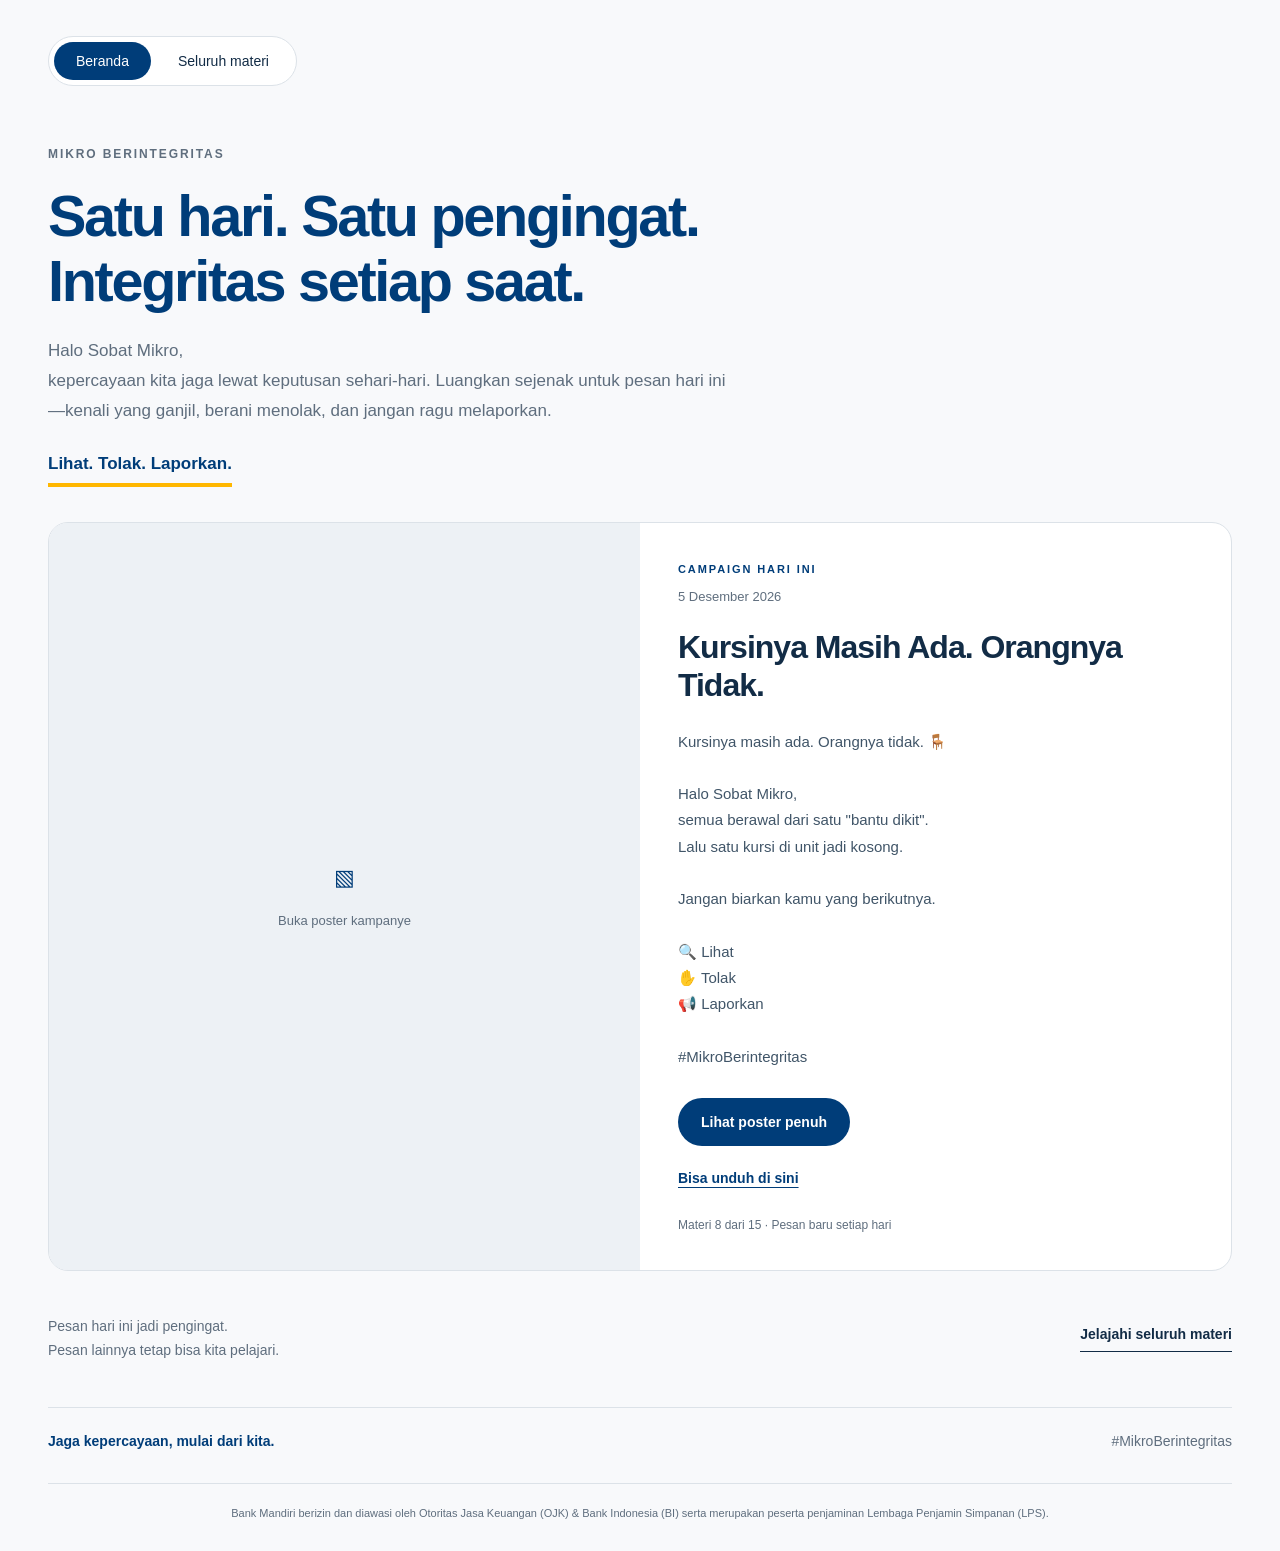
<file: index.html>
<!doctype html>
<html lang="id"><head><meta charset="utf-8"><meta name="viewport" content="width=device-width,initial-scale=1"><title>Beranda — Mikro Berintegritas</title><meta name="description" content="Koleksi materi kampanye Mikro Berintegritas."><meta name="theme-color" content="#003D79"><link rel="icon" href="data:image/svg+xml,%3Csvg xmlns='http://www.w3.org/2000/svg' viewBox='0 0 40 40'%3E%3Crect width='40' height='40' rx='10' fill='%23003D79'/%3E%3Cpath d='m10 21 7 7 14-17' fill='none' stroke='%23FFB700' stroke-width='5'/%3E%3C/svg%3E"><link rel="stylesheet" href="styles.css"><link rel="stylesheet" href="catalog.css"><script defer src="content.js"></script><script defer src="settings.js"></script><script defer src="rotation.js"></script><script defer src="app.js"></script></head>
<body data-page="home"><a class="skip" href="#main">Lewati ke konten</a><main id="main" class="wrap catalog home"><nav class="page-tabs" aria-label="Halaman"><a href="index.html" aria-current="page">Beranda</a><a href="katalog.html" >Seluruh materi</a></nav>
<section class="welcome" aria-labelledby="welcome-title"><p class="eyebrow">MIKRO BERINTEGRITAS</p><h1 id="welcome-title">Satu hari. Satu pengingat.<br><span>Integritas setiap saat.</span></h1><p>Halo Sobat Mikro,<br>kepercayaan kita jaga lewat keputusan sehari-hari. Luangkan sejenak untuk pesan hari ini—kenali yang ganjil, berani menolak, dan jangan ragu melaporkan.</p><p class="welcome-cta">Lihat. Tolak. Laporkan.</p></section>
<section id="daily" class="daily" aria-label="Campaign hari ini"></section>
<div class="home-bottom"><p>Pesan hari ini jadi pengingat.<br>Pesan lainnya tetap bisa kita pelajari.</p><a class="text-link" href="katalog.html">Jelajahi seluruh materi</a></div>
<p class="signature">Jaga kepercayaan, mulai dari kita. <span>#MikroBerintegritas</span></p><noscript>Aktifkan JavaScript untuk melihat campaign hari ini.</noscript></main><footer class="wrap legal-footer">Bank Mandiri berizin dan diawasi oleh Otoritas Jasa Keuangan (OJK) &amp; Bank Indonesia (BI) serta merupakan peserta penjaminan Lembaga Penjamin Simpanan (LPS).</footer><dialog id="viewer" aria-labelledby="viewer-title"><div class="dialog-top"><span id="viewer-type"></span><button id="close-viewer" aria-label="Tutup materi">✕</button></div><div class="dialog-layout"><div id="viewer-media"></div><div class="dialog-copy"><h2 id="viewer-title"></h2><p id="viewer-caption"></p><a id="material-download" class="download-link" target="_blank" rel="noopener noreferrer">Bisa unduh di sini</a></div></div></dialog></body></html>
</file>
<file: styles.css>
:root{--navy:#003d79;--yellow:#ffb700;--ink:#122c46;--muted:#5f6e7e;--paper:#f8f9fb;--line:#dce2e8}*{box-sizing:border-box}html{scroll-behavior:smooth;scroll-padding-top:100px}body{margin:0;background:var(--paper);color:var(--ink);font-family:Inter,-apple-system,BlinkMacSystemFont,"Segoe UI",sans-serif;-webkit-font-smoothing:antialiased}a{color:inherit;text-decoration:none}button{font:inherit;cursor:pointer}button,a{-webkit-tap-highlight-color:transparent}button:focus-visible,a:focus-visible{outline:3px solid #b47b00;outline-offset:5px}button{color:inherit}button:disabled{cursor:default}img{display:block;max-width:100%}[hidden]{display:none!important}.wrap{width:min(1200px,calc(100% - 96px));margin-inline:auto}.header{min-height:100px;padding:22px 48px;display:flex;align-items:center;justify-content:space-between;border-bottom:1px solid var(--line);background:#fff}.identity{display:flex;align-items:center;gap:13px;font-size:19px;font-weight:650;letter-spacing:-.5px}.identity small{display:block;font-size:9px;letter-spacing:1.6px;margin-top:4px;color:var(--muted)}.identity-mark{font-size:44px;font-weight:750;color:var(--navy);line-height:1}.identity-mark span{color:var(--yellow)}nav{display:flex;gap:34px;align-items:center;font-size:14px}nav a:hover{color:var(--navy);text-decoration:underline;text-underline-offset:6px}.nav-action{border:1px solid var(--line);padding:12px 19px;border-radius:30px}.hero{padding-block:64px 49px}.eyebrow{display:flex;align-items:center;gap:10px;font-size:11px;letter-spacing:1.9px;font-weight:700;line-height:1.6}.hero .eyebrow span{width:7px;height:7px;background:var(--yellow);border-radius:50%}h1{font-size:clamp(48px,6.4vw,82px);line-height:1.05;letter-spacing:-4px;font-weight:600;margin:25px 0 23px;color:var(--navy)}h1 span{position:relative;z-index:0}h1 span:after{content:"";position:absolute;z-index:-1;background:var(--yellow);height:9px;left:0;right:0;bottom:5px}.hero-bottom{display:flex;align-items:end;justify-content:space-between}.hero p{font-size:17px;line-height:1.6;margin:0;color:var(--muted)}.text-link{font-size:14px;font-weight:650;border-bottom:1px solid var(--ink);padding-bottom:9px;display:inline-flex;gap:40px;align-items:center}.featured{display:grid;grid-template-columns:1fr 1fr;background:#eef1f5;border:1px solid #e3e8ed;border-radius:20px;overflow:hidden}.featured-copy{padding:48px;display:flex;align-items:flex-start;flex-direction:column;justify-content:center}.featured .eyebrow{font-size:10px;color:var(--muted);width:100%;margin-bottom:38px}.dash{height:1px;width:30px;background:#a5b3c0}.pill{display:inline-block;border:1px solid #bac9d7;border-radius:30px;padding:6px 12px;color:var(--navy);font-size:12px}.featured h2{font-size:clamp(30px,3.6vw,48px);letter-spacing:-1.9px;line-height:1.12;color:var(--navy);max-width:370px;margin:20px 0}.featured-copy>p{font-size:16px;line-height:1.7;color:var(--muted);max-width:290px;margin:0 0 28px}.button{background:var(--navy);color:white;display:inline-flex;align-items:center;justify-content:center;gap:24px;border:0;border-radius:30px;padding:16px 23px;font-size:14px;font-weight:600}.button:hover{background:#002d59}.featured-note{margin-top:40px;color:var(--muted);font-size:11px;line-height:1.8}.featured-note span{margin-left:8px}.featured-image{position:relative;border:0;padding:24px 38px;background:#eeece7;display:flex;justify-content:center;align-items:center}.featured-image img{width:100%;height:100%;max-height:590px;object-fit:contain;box-shadow:0 15px 35px #122c4610}.image-hint{position:absolute;bottom:35px;background:#ffffffee;padding:11px 17px;border-radius:25px;box-shadow:0 4px 20px #122c4610;font-size:12px;display:flex;gap:20px}.library,.video-section{padding-top:90px;scroll-margin-top:25px}.section-top{display:flex;justify-content:space-between;align-items:end;margin-bottom:30px}.section-top .eyebrow{color:var(--muted)}.section-top h2{font-size:38px;letter-spacing:-1.7px;font-weight:600;margin:10px 0 0}.section-top>p{font-size:14px;color:var(--muted);line-height:1.6;margin:0}.filter-row{display:flex;justify-content:space-between;align-items:center;padding:20px 0;border-top:1px solid var(--line);margin-bottom:9px;gap:16px}.filters{display:flex;gap:8px;flex-wrap:wrap}.filters button{border:1px solid var(--line);border-radius:30px;padding:9px 17px;background:transparent;font-size:13px}.filters button[aria-pressed=true]{background:var(--navy);color:white;border-color:var(--navy)}.count{color:var(--muted);font-size:12px;white-space:nowrap}.gallery{display:grid;grid-template-columns:repeat(3,minmax(0,1fr));gap:25px}.card{background:white;border:1px solid var(--line);border-radius:15px;overflow:hidden;text-align:left;padding:0;transition:transform .2s,box-shadow .2s}.card:hover{transform:translateY(-4px);box-shadow:0 14px 35px #003d7910}.card-art{height:275px;padding:18px;background:#eeece7;position:relative;display:flex;align-items:center;justify-content:center}.card-art img{width:100%;height:100%;object-fit:contain}.play{font-size:32px;color:var(--navy);background:white;border-radius:100%;width:58px;height:58px;display:grid;place-items:center;position:absolute}.card-copy{padding:24px}.card-meta{font-size:10px;letter-spacing:1.2px;color:var(--muted);text-transform:uppercase}.card h3{font-size:21px;letter-spacing:-.6px;line-height:1.3;margin:13px 0 10px}.card p{color:var(--muted);font-size:14px;line-height:1.6;margin:0}.card-bottom{display:flex;justify-content:space-between;align-items:center;margin-top:23px;font-size:12px;font-weight:600;color:var(--navy)}.empty{grid-column:1/-1;display:flex;gap:26px;align-items:center;padding:36px;border:1px solid var(--line);border-radius:16px;background:#fff}.empty-icon{width:65px;height:65px;flex-shrink:0;display:grid;place-items:center;border:1px solid var(--line);border-radius:50%;font-size:24px;color:var(--navy)}.empty h3{margin:0 0 9px;font-size:18px;font-weight:600}.empty p{color:var(--muted);font-size:14px;line-height:1.6;margin:0}.action{margin-top:90px;background:var(--navy);color:white;border-radius:20px;padding:50px 55px}.action .eyebrow{color:#c0d0e1}.action h2{font-size:clamp(45px,6vw,72px);letter-spacing:-3px;line-height:1.08;margin:25px 0 32px;font-weight:550}.action h2 span{color:var(--yellow)}.action-bottom{display:flex;justify-content:space-between;align-items:end;gap:25px}.action p{color:#d2dfed;font-size:15px;line-height:1.7;margin:0}.action-tag{font-size:13px;line-height:1.8;color:#d2dfed}.yellow{background:var(--yellow);color:var(--navy)}.yellow:hover{background:#ffca43}footer{padding-block:35px;display:flex;justify-content:space-between;gap:25px;font-size:11px;color:var(--muted)}footer>span:first-child{font-size:14px;color:var(--navy)}.skip{position:fixed;top:-100px;left:15px;padding:15px;background:#fff;z-index:5}.skip:focus{top:15px}dialog{border:0;border-radius:18px;padding:0;width:min(1080px,94vw);max-height:92dvh;color:var(--ink);background:var(--paper)}dialog::backdrop{background:#061b33c9;backdrop-filter:blur(8px)}.dialog-top{display:flex;justify-content:space-between;align-items:center;padding:15px 22px;border-bottom:1px solid var(--line)}.dialog-top>span{font-size:10px;letter-spacing:2px}.dialog-top button{border:1px solid var(--line);background:white;border-radius:50%;width:40px;height:40px}.dialog-layout{display:grid;grid-template-columns:1.1fr 1fr}.dialog-copy{padding:30px}.dialog-copy h2{font-size:30px;letter-spacing:-1px;line-height:1.2}.dialog-copy>p{white-space:pre-line;font-size:15px;line-height:1.7}.dialog-copy .eyebrow{color:var(--muted)}#viewer-media{background:#e9edf1;display:flex;align-items:center;justify-content:center;padding:20px}#viewer-media img{max-height:75dvh;object-fit:contain}#viewer-media video{width:100%;max-height:75dvh}.media-error{font-size:14px;padding:30px;color:var(--muted)}body.modal-open{overflow:hidden}
@media(min-width:1450px){.header{padding-inline:max(48px,calc((100vw - 1200px)/2))}}@media(max-width:900px){.wrap{width:calc(100% - 48px)}.header{padding:20px 24px}nav{gap:20px}.featured-copy{padding:30px}.featured-image{padding:20px}.featured-note span{display:block;margin-left:0}.gallery{grid-template-columns:repeat(2,minmax(0,1fr))}.action{padding:40px}.featured .eyebrow{margin-bottom:24px}.featured-note{margin-top:25px}}@media(max-width:600px){.wrap{width:calc(100% - 36px)}.header{min-height:80px;padding:17px 18px;gap:15px}.identity{font-size:15px;gap:8px}.identity-mark{font-size:34px}.identity small{font-size:7px;letter-spacing:1px}nav{gap:16px;font-size:12px}.nav-action{display:none}.hero{padding-block:42px 32px}h1{letter-spacing:-2.5px;font-size:54px}.hero p{font-size:15px}.hero-bottom{align-items:start;gap:24px;flex-direction:column}.text-link{font-size:13px}.featured{grid-template-columns:1fr}.featured-copy{padding:30px}.featured h2{font-size:38px;max-width:300px}.featured-image{padding:24px 35px}.featured-image img{max-height:480px}.featured-note{margin-top:22px}.featured-note span{display:inline;margin-left:6px}.library,.video-section{padding-top:55px}.section-top{align-items:start;gap:18px;flex-direction:column}.section-top h2{font-size:31px}.section-top>p br{display:none}.eyebrow{font-size:9px;letter-spacing:1.4px}.gallery{grid-template-columns:1fr}.card-art{height:320px}.empty{padding:25px;gap:17px}.empty-icon{width:44px;height:44px;font-size:19px}.action{margin-top:55px;padding:32px 26px}.action h2{font-size:52px;letter-spacing:-2px}.action-bottom{align-items:start;flex-direction:column}.action p{font-size:14px}footer{flex-direction:column;gap:13px;padding-block:28px}.dialog-layout{grid-template-columns:1fr}.dialog-copy{padding:25px}#viewer-media img{max-height:60dvh}.filter-row{align-items:start}.count{padding-top:10px}}@media(prefers-reduced-motion:reduce){html{scroll-behavior:auto}*{transition:none!important}}
@media(max-width:600px){.section-top>p br:after{content:" "}}
</file>
<file: catalog.css>
.catalog{padding-top:36px;padding-bottom:20px}.toolbar{display:flex;justify-content:space-between;align-items:center;gap:20px;margin-bottom:28px;padding-bottom:24px;border-bottom:1px solid var(--line)}.sr-only{position:absolute;width:1px;height:1px;padding:0;margin:-1px;overflow:hidden;clip:rect(0,0,0,0);white-space:nowrap;border:0}.card{display:flex;flex-direction:column}.card-art{width:100%;height:auto;aspect-ratio:4/5;padding:18px;background:#edf1f5;overflow:hidden}.card-art img{object-fit:contain}.card[data-kind=video] .card-art{aspect-ratio:16/10;background:#e4ebf3}.card-copy{width:100%;flex:1;display:flex;flex-direction:column}.card-copy h2{font-size:21px;line-height:1.3;letter-spacing:-.5px;margin:14px 0}.card-bottom{margin-top:auto;padding-top:18px}.card-meta{display:flex;justify-content:space-between;gap:12px;line-height:1.6}.featured-badge{color:#624800;background:#fff0bf;padding:2px 8px;border-radius:10px;letter-spacing:0;text-transform:none}.tags{font-size:12px!important;overflow-wrap:anywhere;color:var(--navy)!important}.signature{font-size:14px;font-weight:600;color:var(--navy);border-top:1px solid var(--line);margin-top:45px;padding-top:25px;display:flex;justify-content:space-between;gap:15px;flex-wrap:wrap}.signature span{color:var(--muted);font-weight:400}.access-note{font-size:12px!important;line-height:1.6!important;color:var(--muted)}#viewer-media iframe{width:100%;height:70dvh;min-height:350px;border:0;background:#fff}#viewer-media{padding:12px}.preview-fallback{display:flex;flex-direction:column;gap:18px;text-align:center;padding:20px;color:var(--navy);font-size:22px;line-height:1.4}.preview-fallback small{font-size:13px;color:var(--muted)}.play{pointer-events:none}.dialog-copy{overflow-wrap:anywhere}@media(max-width:600px){.catalog{padding-top:22px}.toolbar{align-items:flex-start;gap:14px;flex-wrap:wrap;margin-bottom:20px;padding-bottom:18px}.filters button{padding:10px 14px}.count{padding-top:0}.card-art{aspect-ratio:4/5;height:auto}.dialog-copy h2{font-size:26px}#viewer-media iframe{height:58dvh;min-height:300px}.signature{margin-top:30px}}
.page-tabs{display:flex;width:fit-content;gap:5px;padding:5px;border:1px solid var(--line);border-radius:40px;background:white;margin-bottom:35px;font-size:14px}.page-tabs a{padding:11px 22px;border-radius:30px}.page-tabs a[aria-current=page]{background:var(--navy);color:white}.page-tabs a:hover{text-decoration:none;background:#e5edf5;color:var(--navy)}.page-tabs a[aria-current=page]:hover{background:#002e5b;color:white}.welcome{max-width:850px;padding:12px 0 35px}.welcome .eyebrow{color:var(--muted);font-size:12px}.welcome h1{font-size:clamp(35px,4.5vw,59px);letter-spacing:-2.3px;line-height:1.13;margin:20px 0 22px}.welcome h1 span{color:var(--navy)}.welcome h1 span:after{display:none}.welcome>p:not(.eyebrow){font-size:17px;line-height:1.75;max-width:690px;color:var(--muted)}.welcome .welcome-cta{color:var(--navy)!important;font-weight:650;display:inline-block;border-bottom:4px solid var(--yellow);padding-bottom:5px;margin:6px 0 0}.daily{display:grid;grid-template-columns:minmax(0,1fr) minmax(0,1fr);border:1px solid var(--line);border-radius:20px;overflow:hidden;background:white}.daily-media.card{border:0;border-radius:0;box-shadow:none;height:100%;transform:none;background:#edf1f5;justify-content:center}.daily-media .card-art{aspect-ratio:auto;height:100%;min-height:400px;padding:26px}.daily-media .card-art img{max-height:760px;width:100%;height:auto;object-fit:contain}.daily-media.card[data-kind=video] .card-art{aspect-ratio:auto}.daily-copy{padding:38px}.daily-meta{display:flex;flex-direction:column;gap:10px}.daily-meta .eyebrow{color:var(--navy);font-size:11px}.daily-date{font-size:13px;color:var(--muted)}.daily-copy h2{font-size:32px;line-height:1.2;letter-spacing:-1px;margin:24px 0}.daily-caption{white-space:pre-line;font-size:15px;line-height:1.75;overflow-wrap:anywhere;color:#405568;margin-bottom:28px}.daily-progress{color:var(--muted);font-size:12px;margin:20px 0 0}.home-bottom{display:flex;justify-content:space-between;align-items:center;gap:24px;margin-top:30px}.home-bottom p{color:var(--muted);font-size:14px;line-height:1.7}.home .signature{margin-top:30px}@media(max-width:700px){.daily{grid-template-columns:1fr}.daily-copy{padding:27px}.daily-media .card-art{min-height:0;padding:20px}.daily-media .card-art img{max-height:600px}.welcome h1{font-size:38px;letter-spacing:-1.5px}.welcome>p:not(.eyebrow){font-size:16px}.page-tabs{margin-bottom:26px}.home-bottom{align-items:flex-start;flex-direction:column;gap:8px}.daily-copy h2{font-size:28px}.daily-media.card[data-kind=video] .card-art{min-height:230px}.daily-meta{gap:7px}}

.catalog-item{min-width:0;display:flex;flex-direction:column}.catalog-item>.card{flex:1;width:100%}.download-link{display:block;width:fit-content;font-size:14px;font-weight:600;color:var(--navy);text-decoration:underline;text-underline-offset:4px;padding:12px 0;margin-top:5px}.catalog-item>.download-link{margin-left:8px}.dialog-copy>.download-link{margin-bottom:10px}.legal-footer{display:block;text-align:center;font-size:11px;line-height:1.8;color:var(--muted);border-top:1px solid var(--line);padding:20px 12px 28px}.daily-copy>.download-link{margin-top:12px}
</file>
